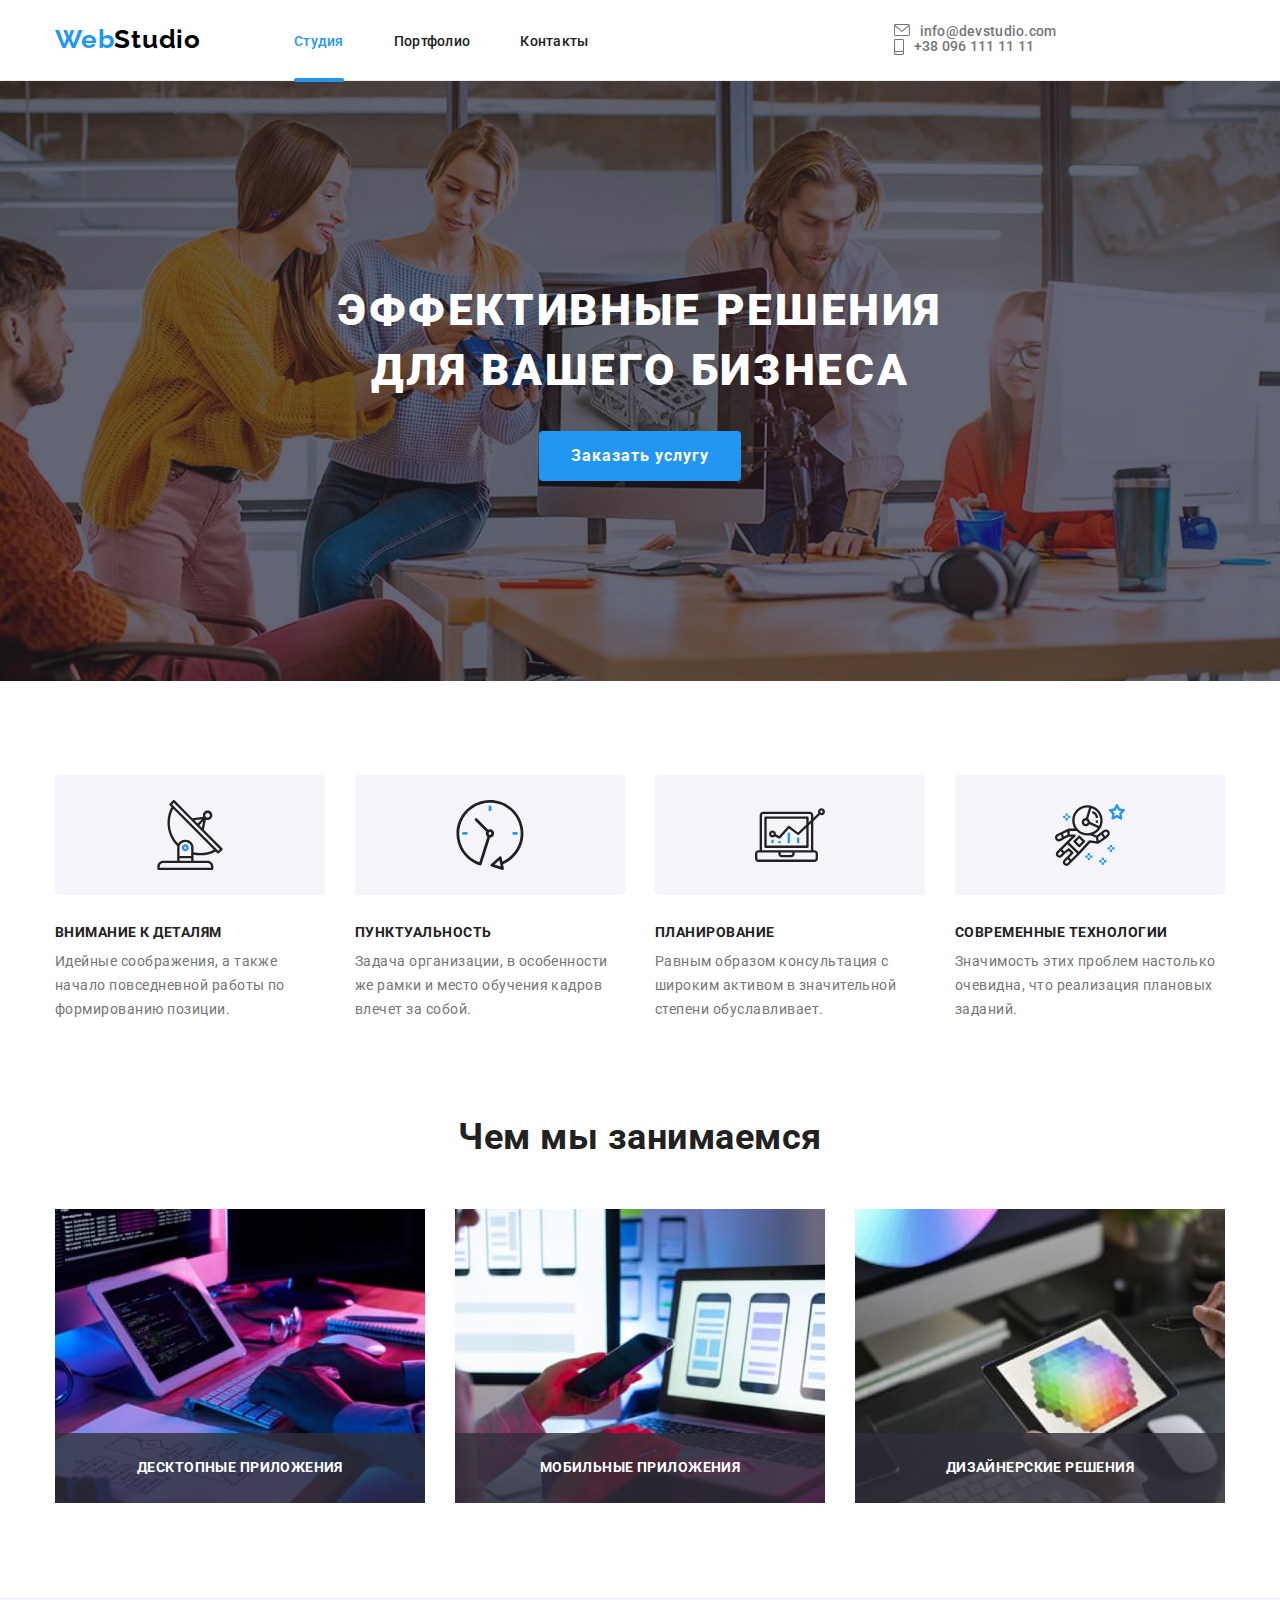
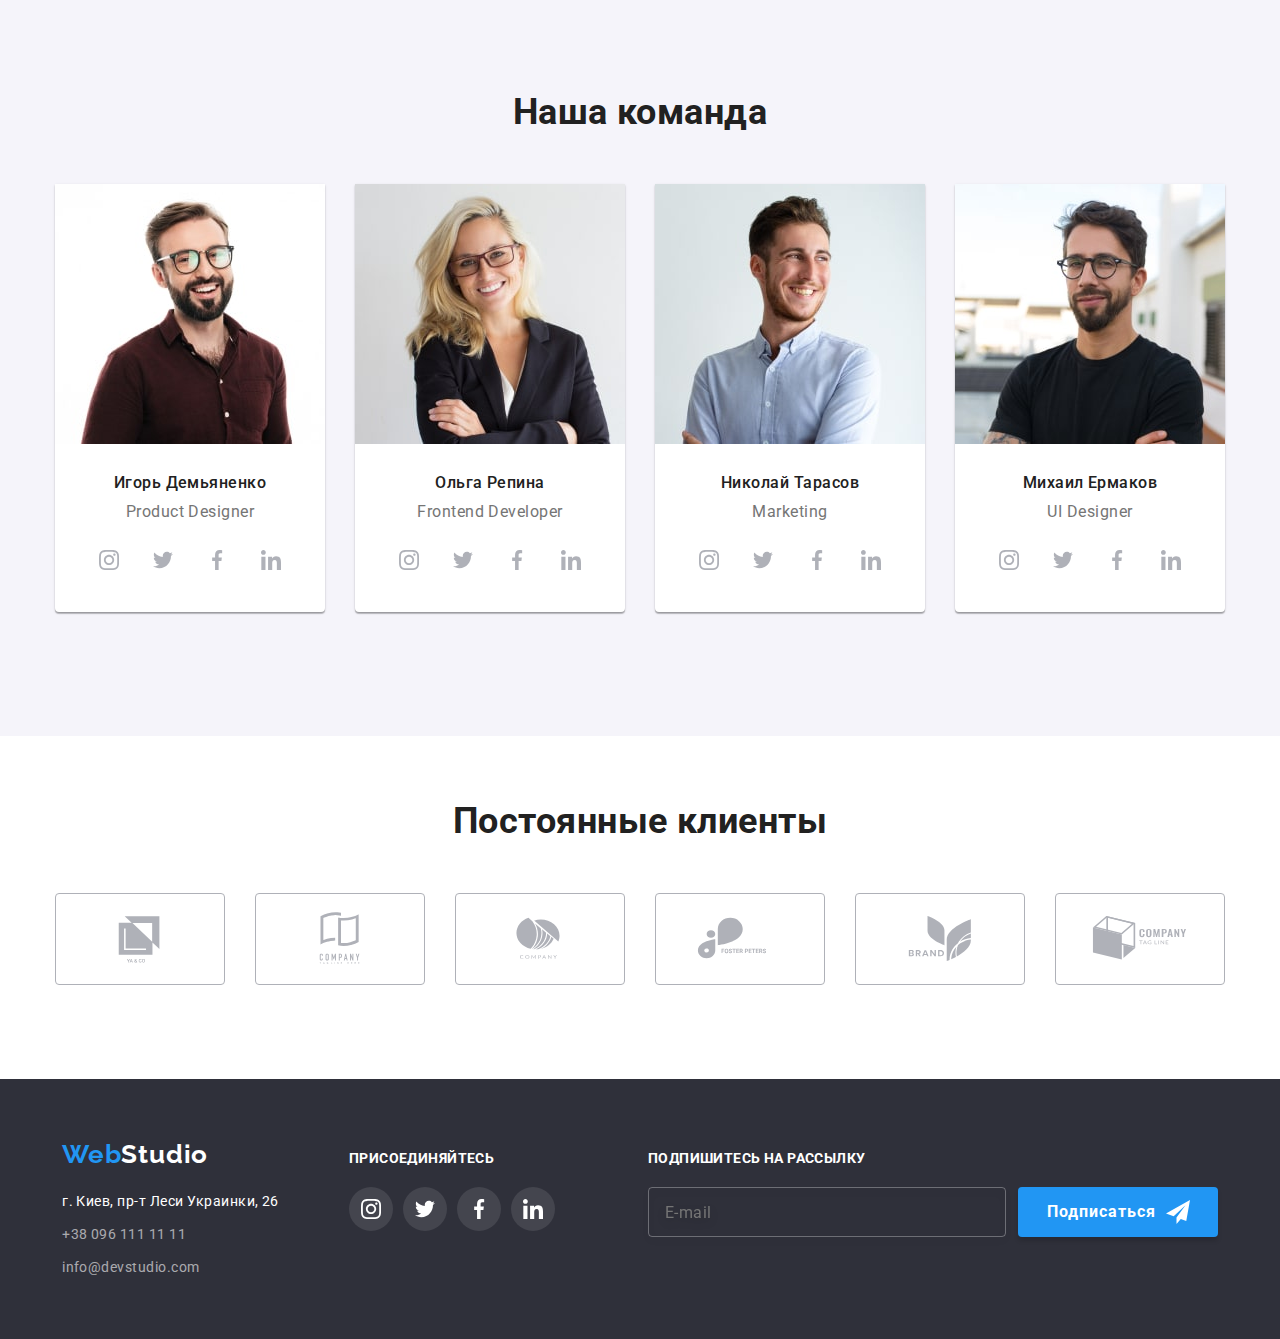
<file: index.html>
<!DOCTYPE html>
<html lang="ru">
  <head>
    <meta charset="UTF-8" />
    <meta http-equiv="X-UA-Compatible" content="IE=edge" />
    <meta name="viewport" content="width=device-width, initial-scale=1.0" />
    <title>Document</title>
    <link rel="preconnect" href="https://fonts.googleapis.com" />
    <link rel="preconnect" href="https://fonts.gstatic.com" crossorigin />
    <link
      href="https://fonts.googleapis.com/css2?family=Raleway:wght@700&family=Roboto:wght@400;500;700;900&display=swap"
      rel="stylesheet"
    />
    <link rel="stylesheet" href="./css/modern-normalize.css" />
    <link rel="stylesheet" href="./css/main.min.css" />
  </head>
  <body>
    <header class="header">
      <div class="container header__container">
        <a href="./index.html" class="logo logo_blue header__logo"
          >Web<span class="logo logo_black">Studio</span></a
        >
        <button class="header__button" type="button" data-menu-open>
          <svg class="header__button__icon" width="40px" height="40px">
                <use href="./images/icons.svg#icon-menu"></use>
              </svg>
        </button>
        <div class="header__menu is-hidden" data-menu>
          <button type="button" class="menu-close" data-menu-close><svg class=".icon-menu-close" width="40" height="40">
                            <use href="./images/icons.svg#icon-close-mobile"></use>
                        </svg></button>
<ul class="header__menu__list">
  <li class="header__menu__item"><a class="header__menu__link header__menu__link_current" href="./index.html">Студия</a></li>
  <li class="header__menu__item"><a class="header__menu__link" href="./portfolio.html">Портфолио</a></li>
  <li class="header__menu__item"><a class="header__menu__link" href="">Контакты</a></li>
</ul>
<ul class="header__menu__contacts">
  <li class="menu__contacts__list">
            <a href="tel:+380961111111" class="menu__contacts__phone"
              >
              +38 096 111 11 11
            </a>
          </li>
          <li class="menu__contacts__list">
            <a href="mailto:info@devstudio.com" class="menu__contacts__mail"
              >
              info@devstudio.com
            </a>
          </li>
                  </ul>
                  <ul class="header__menu__sotials">
                    <li class="header__menu__sotials__item"><a class="header__menu__sotials__link" href=""></a>Instagram</li>
                    <li class="header__menu__sotials__item"><a class="header__menu__sotials__link" href=""></a>Twitter</li>
                    <li class="header__menu__sotials__item"><a class="header__menu__sotials__link" href=""></a>Facebook</li>
                    <li class="header__menu__sotials__item"><a class="header__menu__sotials__link" href=""></a>LinkedIn</li>
                  </ul>
        </div>
        <nav>
          <ul class="navigation">
            <li class="navigation__list">
              <a href="/" class="navigation__item navigation__item_current">Студия</a>
            </li>
            <li class="navigation__list">
              <a href="./portfolio.html" class="navigation__item">Портфолио</a>
            </li>
            <li class="navigation__list">
              <a href="" class="navigation__item">Контакты</a>
            </li>
          </ul>
        </nav>
        <ul class="contacts header__contacts">
          <li class="contacts__list">
            <a href="mailto:info@devstudio.com" class="contacts__link"
              ><svg class="contacts__icon" width="16px" height="12px">
                <use href="./images/icons.svg#icon-mail"></use>
              </svg>
              info@devstudio.com
            </a>
          </li>
          <li class="contacts__list">
            <a href="tel:+380961111111" class="contacts__link"
              ><svg class="contacts__icon" width="10px" height="16px">
                <use href="./images/icons.svg#icon-phone"></use>
              </svg>
              +38 096 111 11 11
            </a>
          </li>
        </ul>
      </div>
    </header>
    <main>
      <section class="hero hero_centering">
        <div class="hero__wrap">
          <h1 class="hero__header">Эффективные решения для вашего бизнеса</h1>
          <button type="button" class="hero__button" data-modal-open>
            Заказать услугу
          </button>
        </div>
      </section>

      <section class="section">
        <div class="container">
          <h2 class="visually-hidden">Преимущества</h2>
          <ul class="benefits-lists">
            <li class="benefits-item">
              <div class="benefits-icon-container">
                <svg class="benefits-icon" width="70px" height="70px">
                  <use href="./images/icons.svg#icon-antenna"></use>
                </svg>
              </div>
              <h3 class="benefits-title">Внимание к деталям</h3>
              <p class="benefits-descriptions">
                Идейные соображения, а также начало повседневной работы по
                формированию позиции.
              </p>
            </li>
            <li class="benefits-item">
              <div class="benefits-icon-container">
                <svg class="benefits-icon" width="70px" height="70px">
                  <use href="./images/icons.svg#icon-clock"></use>
                </svg>
              </div>
              <h3 class="benefits-title">Пунктуальность</h3>
              <p class="benefits-descriptions">
                Задача организации, в особенности же рамки и место обучения
                кадров влечет за собой.
              </p>
            </li>
            <li class="benefits-item">
              <div class="benefits-icon-container">
                <svg class="benefits-icon" width="70px" height="70px">
                  <use href="./images/icons.svg#icon-diagram"></use>
                </svg>
              </div>
              <h3 class="benefits-title">Планирование</h3>
              <p class="benefits-descriptions">
                Равным образом консультация с широким активом в значительной
                степени обуславливает.
              </p>
            </li>
            <li class="benefits-item">
              <div class="benefits-icon-container">
                <svg class="benefits-icon" width="70px" height="70px">
                  <use href="./images/icons.svg#icon-astronaut"></use>
                </svg>
              </div>
              <h3 class="benefits-title">Современные технологии</h3>
              <p class="benefits-descriptions">
                Значимость этих проблем настолько очевидна, что реализация
                плановых заданий.
              </p>
            </li>
          </ul>
        </div>
      </section>
      <section class="example">
        <div class="container">
          <h2 class="title">Чем мы занимаемся</h2>
          <ul class="example-lists">
            <li class="example-item">
              <img
                src="images/what-we-do-1.jpg"
                alt="Мужчина набирает код на клавиатуре. Перед ним на столе лежит листок с алгоритмом."
                width="370"
                height="294"
              />
              <p class="example-dscrptn">Десктопные приложения</p>
            </li>
            <li class="example-item">
              <img
                src="images/what-we-do-2.jpg"
                alt="Человек держит в руках мобильный телефон. Перед ним откры ноутбукс с вариантами разных макетов на экранах телефонов."
                width="370"
                height="294"
              />
              <p class="example-dscrptn">Мобильные приложения</p>
            </li>
            <li class="example-item">
              <img
                src="images/what-we-do-3.jpg"
                alt="Женщина держит в руках планшет с гексагональной цветовой схемой."
                width="370"
                height="294"
              />
              <p class="example-dscrptn">Дизайнерские решения</p>
            </li>
          </ul>
        </div>
      </section>
      <section class="team team-bg">
        <div class="container">
          <h2 class="title">Наша команда</h2>
          <ul class="team-lists">
            <li class="team-item">
              <picture>
   <source
  srcset="
    ./images/team/ihor-desktop-1x.jpg 1x,
   ./images/team/ihor-desktop-2x.jpg 2x
 "
    media="(min-width: 1200px)"
   />
  <source
   srcset="
   ./images/team/ihor-tablet-1x.jpg 1x,
   ./images/team/ihor-tablet-2x.jpg 2x
   "
    media="(min-width: 768px)"
  />
  <source
    srcset="
   
   ./images/team/ihor-mob-1x.jpg  1x,
   ./images/team/ihor-mob-2x.jpg 2x
   "
    media="(min-width: 320px)"
    />
     <img
                src="./images/team/ihor-desktop-1x.jpg"
                alt="Фотография Игоря"
                              />
    </picture>
              <div class="team-description">
                <h3 class="team-name">Игорь Демьяненко</h3>
                <p lang="en" class="team-profession">Product Designer</p>
                <ul class="social-icons-list">
                  <li>
                    <a href="" class="social-icons-link">
                      <svg class="social-icons" width="20px" height="20px">
                        <use
                          href="./images/icons.svg#icon-instagram"
                        ></use></svg
                    ></a>
                  </li>
                  <li>
                    <a href="" class="social-icons-link">
                      <svg class="social-icons" width="20px" height="20px">
                        <use href="./images/icons.svg#icon-twitter"></use></svg
                    ></a>
                  </li>
                  <li>
                    <a href="" class="social-icons-link">
                      <svg class="social-icons" width="20px" height="20px">
                        <use href="./images/icons.svg#icon-facebook"></use></svg
                    ></a>
                  </li>
                  <li>
                    <a href="" class="social-icons-link">
                      <svg class="social-icons" width="20px" height="20px">
                        <use href="./images/icons.svg#icon-linkedin"></use></svg
                    ></a>
                  </li>
                </ul>
              </div>
            </li>
            <li class="team-item">
              <picture>
   <source
  srcset="
    ./images/team/olha-desktop-1x.jpg 1x,
   ./images/team/olha-desktop-2x.jpg 2x
 "
    media="(min-width: 1200px)"
   />
  <source
   srcset="
   ./images/team/olha-tablet-1x.jpg 1x,
   ./images/team/olha-tablet-2x.jpg 2x
   "
    media="(min-width: 768px)"
  />
  <source
    srcset="
   
   ./images/team/olha-mob-1x.jpg  1x,
   ./images/team/olha-mob-2x.jpg 2x
   "
    media="(min-width: 320px)"
    />
     <img
                src="./images/team/olha-desktop-1x.jpg"
                alt="Фотография Игоря"
                             />
    </picture>
              <div class="team-description">
                <h3 class="team-name">Ольга Репина</h3>
                <p lang="en" class="team-profession">Frontend Developer</p>
                <ul class="social-icons-list">
                  <li>
                    <a href="" class="social-icons-link">
                      <svg class="social-icons" width="20px" height="20px">
                        <use
                          href="./images/icons.svg#icon-instagram"
                        ></use></svg
                    ></a>
                  </li>
                  <li>
                    <a href="" class="social-icons-link">
                      <svg class="social-icons" width="20px" height="20px">
                        <use href="./images/icons.svg#icon-twitter"></use></svg
                    ></a>
                  </li>
                  <li>
                    <a href="" class="social-icons-link">
                      <svg class="social-icons" width="20px" height="20px">
                        <use href="./images/icons.svg#icon-facebook"></use></svg
                    ></a>
                  </li>
                  <li>
                    <a href="" class="social-icons-link">
                      <svg class="social-icons" width="20px" height="20px">
                        <use href="./images/icons.svg#icon-linkedin"></use></svg
                    ></a>
                  </li>
                </ul>
              </div>
            </li>
            <li class="team-item">
              <picture>
   <source
  srcset="
    ./images/team/mykolai-desktop-1x.jpg 1x,
   ./images/team/mykolai-desktop-2x.jpg 2x
 "
    media="(min-width: 1200px)"
   />
  <source
   srcset="
   ./images/team/mykolai-tablet-1x.jpg 1x,
   ./images/team/mykolai-tablet-2x.jpg 2x
   "
    media="(min-width: 768px)"
  />
  <source
    srcset="
   
   ./images/team/mykolai-mob-1x.jpg  1x,
   ./images/team/mykolai-mob-2x.jpg 2x
   "
    media="(min-width: 320px)"
    />
     <img
                src="./images/team/mykolai-desktop-1x.jpg"
                alt="Фотография Игоря"
                              />
    </picture>
              <div class="team-description">
                <h3 class="team-name">Николай Тарасов</h3>
                <p lang="en" class="team-profession">Marketing</p>
                <ul class="social-icons-list">
                  <li>
                    <a href="" class="social-icons-link">
                      <svg class="social-icons" width="20px" height="20px">
                        <use
                          href="./images/icons.svg#icon-instagram"
                        ></use></svg
                    ></a>
                  </li>
                  <li>
                    <a href="" class="social-icons-link">
                      <svg class="social-icons" width="20px" height="20px">
                        <use href="./images/icons.svg#icon-twitter"></use></svg
                    ></a>
                  </li>
                  <li>
                    <a href="" class="social-icons-link">
                      <svg class="social-icons" width="20px" height="20px">
                        <use href="./images/icons.svg#icon-facebook"></use></svg
                    ></a>
                  </li>
                  <li>
                    <a href="" class="social-icons-link">
                      <svg class="social-icons" width="20px" height="20px">
                        <use href="./images/icons.svg#icon-linkedin"></use></svg
                    ></a>
                  </li>
                </ul>
              </div>
            </li>
            <li class="team-item">
              <picture>
   <source
  srcset="
    ./images/team/mykhailo-desktop-1x.jpg 1x,
   ./images/team/mykhailo-desktop-2x.jpg 2x
 "
    media="(min-width: 1200px)"
   />
  <source
   srcset="
   ./images/team/mykhailo-tablet-1x.jpg 1x,
   ./images/team/mykhailo-tablet-2x.jpg 2x
   "
    media="(min-width: 768px)"
  />
  <source
    srcset="
   
   ./images/team/mykhailo-mob-1x.jpg  1x,
   ./images/team/mykhailo-mob-2x.jpg 2x
   "
    media="(min-width: 320px)"
    />
     <img
                src="./images/team/mykhailo-desktop-1x.jpg"
                alt="Фотография Игоря"
                          />
    </picture>
              <div class="team-description">
                <h3 class="team-name">Михаил Ермаков</h3>
                <p lang="en" class="team-profession">UI Designer</p>
                <ul class="social-icons-list">
                  <li>
                    <a href="" class="social-icons-link">
                      <svg class="social-icons" width="20px" height="20px">
                        <use
                          href="./images/icons.svg#icon-instagram"
                        ></use></svg
                    ></a>
                  </li>
                  <li>
                    <a href="" class="social-icons-link">
                      <svg class="social-icons" width="20px" height="20px">
                        <use href="./images/icons.svg#icon-twitter"></use></svg
                    ></a>
                  </li>
                  <li>
                    <a href="" class="social-icons-link">
                      <svg class="social-icons" width="20px" height="20px">
                        <use href="./images/icons.svg#icon-facebook"></use></svg
                    ></a>
                  </li>
                  <li>
                    <a href="" class="social-icons-link">
                      <svg class="social-icons" width="20px" height="20px">
                        <use href="./images/icons.svg#icon-linkedin"></use></svg
                    ></a>
                  </li>
                </ul>
              </div>
            </li>
          </ul>
        </div>
      </section>
      <section class="section">
        <div class="container clients">
          <h2 class="title">Постоянные клиенты</h2>
          <ul class="client-list">
            <li class="client-item">
              <a class="client-icons-link" href="">
                <svg class="client-icons" width="106" height="60">
                  <use href="./images/icons.svg#icon-client-1"></use>
                </svg>
              </a>
            </li>
            <li class="client-item">
              <a class="client-icons-link" href="">
                <svg class="client-icons" width="106" height="60">
                  <use href="./images/icons.svg#icon-client-2"></use>
                </svg>
              </a>
            </li>
            <li class="client-item">
              <a class="client-icons-link" href="">
                <svg class="client-icons" width="106" height="60">
                  <use href="./images/icons.svg#icon-client-3"></use>
                </svg>
              </a>
            </li>
            <li class="client-item">
              <a class="client-icons-link" href="">
                <svg class="client-icons" width="106" height="60">
                  <use href="./images/icons.svg#icon-client-4"></use>
                </svg>
              </a>
            </li>
            <li class="client-item">
              <a class="client-icons-link" href="">
                <svg class="client-icons" width="106" height="60">
                  <use href="./images/icons.svg#icon-client-5"></use>
                </svg>
              </a>
            </li>
            <li class="client-item">
              <a class="client-icons-link" href="">
                <svg class="client-icons" width="106" height="60">
                  <use href="./images/icons.svg#icon-client-6"></use>
                </svg>
              </a>
            </li>
          </ul>
        </div>
      </section>
    </main>

    <footer class="footer footer-bg">
      <div class="container">
        <div class="footer-adress-container">
          <a href="./index.html" class="logo logo_blue"
            >Web<span class="logo logo_white">Studio</span></a
          >
          <address class="footer-adress">
            г. Киев, пр-т Леси Украинки, 26
          </address>
          <ul>
            <li class="footer-list">
              <a href="tel:+380961111111" class="footer-contacts"
                >+38 096 111 11 11</a
              >
            </li>
            <li class="footer-list">
              <a href="mailto:info@devstudio.com" class="footer-contacts"
                >info@devstudio.com</a
              >
            </li>
          </ul>
        </div>
        <div class="footer-socials">
          <p class="footer-call">присоединяйтесь</p>
          <ul class="footer-social-icons-list">
            <li>
              <a href="" class="footer-social-icons-link">
                <svg class="footer-social-icons" width="20px" height="20px">
                  <use href="./images/icons.svg#icon-instagram"></use></svg
              ></a>
            </li>
            <li>
              <a href="" class="footer-social-icons-link">
                <svg class="footer-social-icons" width="20px" height="20px">
                  <use href="./images/icons.svg#icon-twitter"></use></svg
              ></a>
            </li>
            <li>
              <a href="" class="footer-social-icons-link">
                <svg class="footer-social-icons" width="20px" height="20px">
                  <use href="./images/icons.svg#icon-facebook"></use></svg
              ></a>
            </li>
            <li>
              <a href="" class="footer-social-icons-link">
                <svg class="footer-social-icons" width="20px" height="20px">
                  <use href="./images/icons.svg#icon-linkedin"></use></svg
              ></a>
            </li>
          </ul>
        </div>
        <div class="footer-socials">
          <p class="footer-call">Подпишитесь на рассылку</p>
          <div class="maling-wrap">
            <label for="user-email-mailing"></label>
            <input
              class="footer-input"
              type="email"
              name="user-email-mailing"
              id="user-email-mailing"
              placeholder="E-mail"
            />
            <button class="footer-btn" type="submit">
              Подписаться
              <svg class="mailing-icon" width="24px" height="24px">
                <use href="./images/icons.svg#icon-mailing"></use>
              </svg>
            </button>
          </div>
        </div>
      </div>
    </footer>
    <!--Modal window-->
    <div class="modal-backdrop is-hidden" data-modal>
      <div class="modal-window">
        <button type="button" class="close-btn" data-modal-close>
          <svg class="close-btn-icon" width="18px" height="18px">
            <use href="./images/icons.svg#icon-close-black"></use>
          </svg>
        </button>
        <p class="modal-title">Оставьте свои данные, мы вам перезвоним</p>
        <div class="modal-forms-container">
          <label class="form-label" for="user-name">Имя</label>
          <span class="input-wrap">
            <input
              class="modal-input"
              type="text"
              name="user-name"
              id="user-name"
            />
            <svg class="form-icon" width="18px" height="18px">
              <use href="./images/icons.svg#icon-person-form"></use>
            </svg>
          </span>
          <label class="form-label" for="user-tel">Телефон</label>
          <span class="input-wrap">
            <input
              class="modal-input"
              type="tel"
              name="user-tel"
              id="user-tel"
            />
            <svg class="form-icon" width="18px" height="18px">
              <use href="./images/icons.svg#icon-phone-form"></use>
            </svg>
          </span>
          <label class="form-label" for="user-email">Почта</label>
          <span class="input-wrap">
            <input
              class="modal-input"
              type="email"
              name="user-email"
              id="user-email"
            />
            <svg class="form-icon" width="18px" height="18px">
              <use href="./images/icons.svg#icon-email-form"></use>
            </svg>
          </span>
          <div class="modal-field">
            <label class="form-label" for="user-comment">Комментарий</label>
            <textarea
              class="modal-text"
              name="user-comment"
              id="user-comment"
              placeholder="Введите текст"
            ></textarea>
          </div>
          <div class="checkbox-field">
            <label for="input-check" class="check-text">
              <span class="chekbox-wrap">
                <input
                  type="checkbox"
                  class="input-check visually-hidden"
                  id="input-check"
                  value="yes"
                  name="policy"
                />
                <svg class="input-icon-checkbox" width="16" height="15">
                  <use href="./images/icons.svg#icon-chekbox"></use>
                </svg>
                <svg class="input-icon-check" width="11" height="8">
                  <use href="./images/icons.svg#icon-confermed"></use>
                </svg>
              </span>
              Соглашаюсь с рассылкой и принимаю&nbsp;<a
                href=""
                class="check-link"
                >Условия договора</a
              ></label
            >
          </div>
          <button class="submit-button" type="submit">Отправить</button>
        </div>
      </div>
      <!--hhb-->
    </div>
    <script src="./js/modal.js"></script>
    <script src="./js/menu.js"></script>
  </body>
</html>
</file>
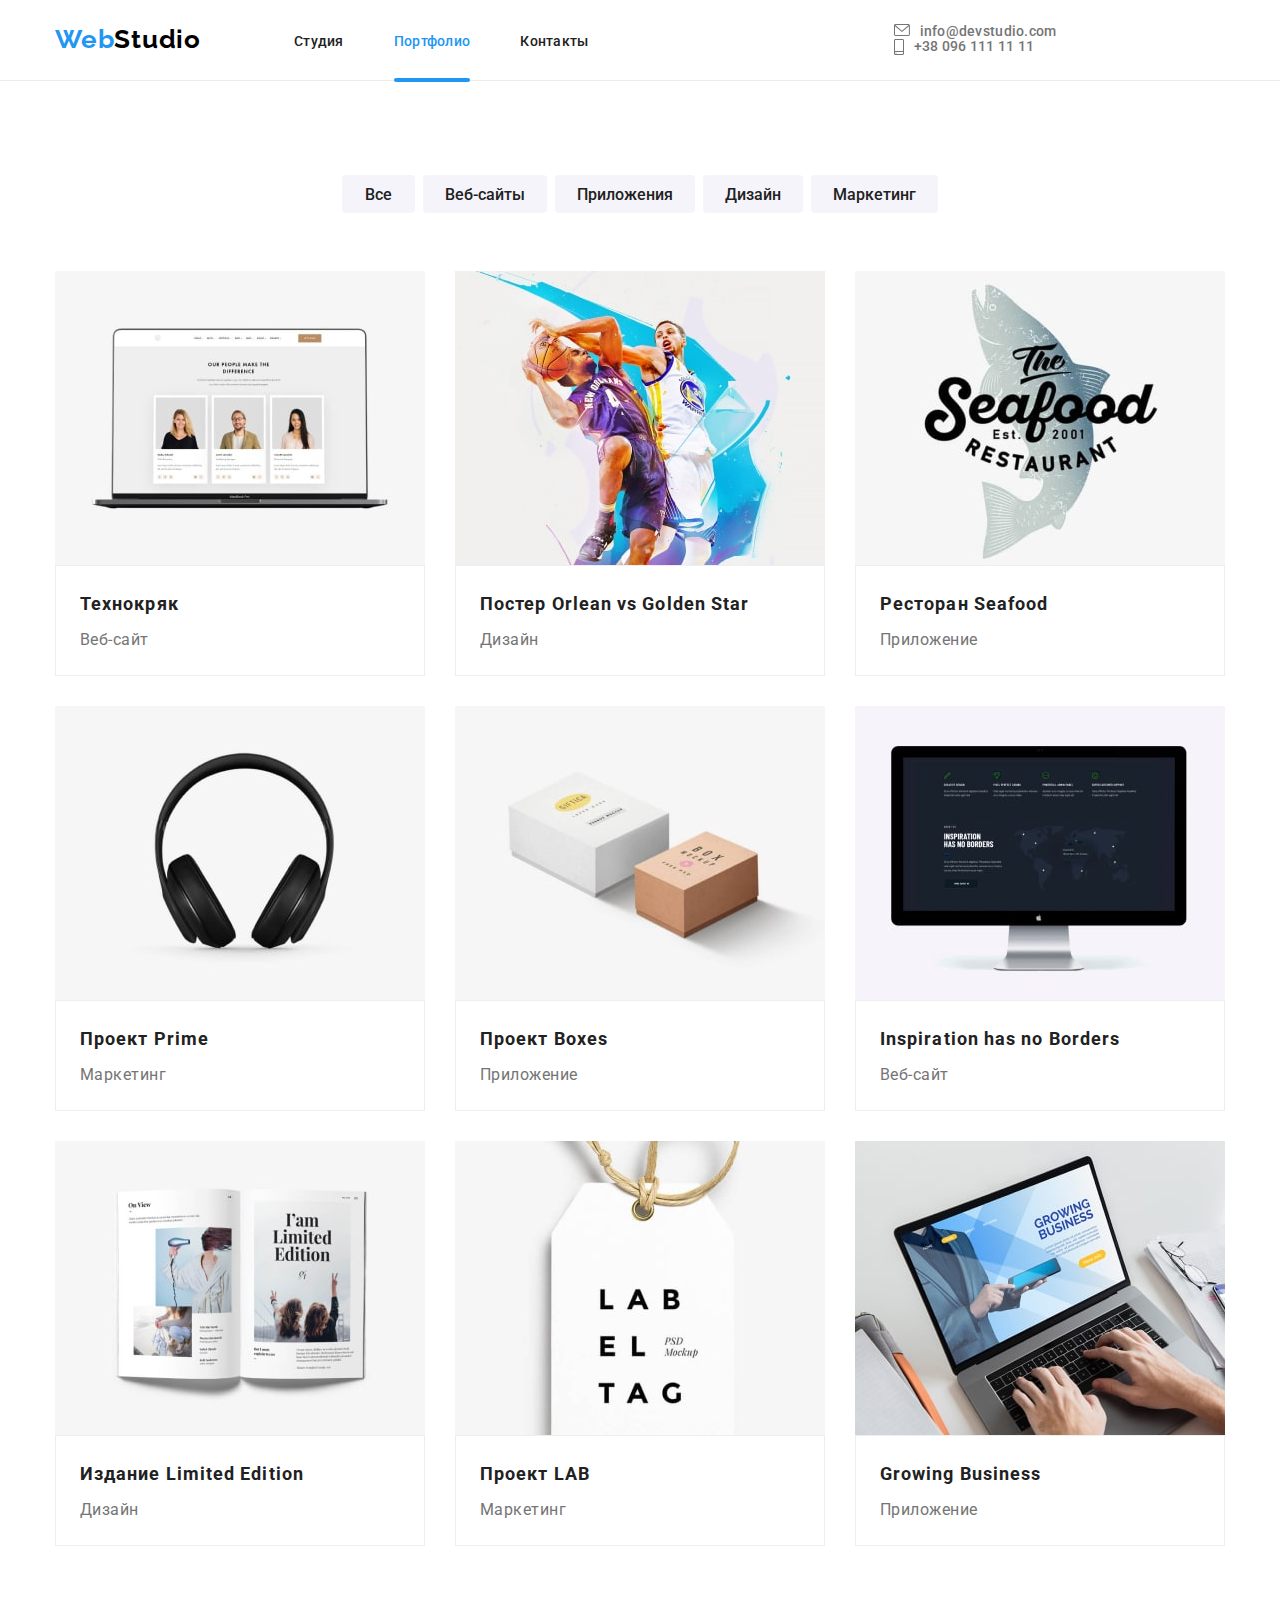
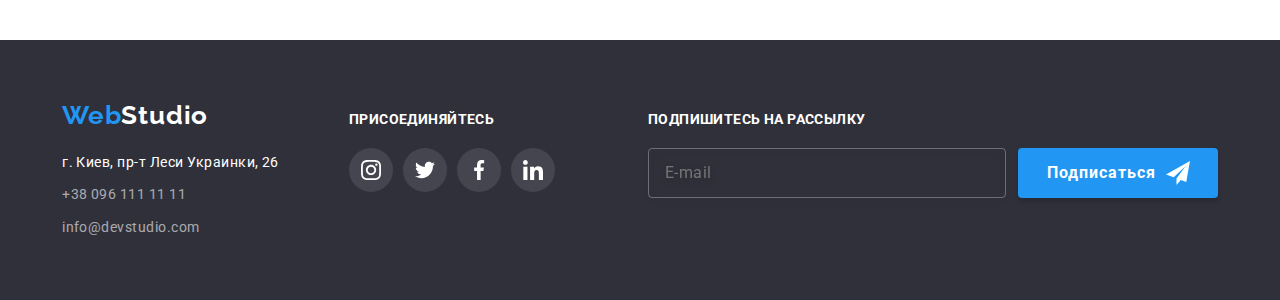
<file: portfolio.html>
<!DOCTYPE html>
<html lang="ru">
  <head>
    <meta charset="UTF-8" />
    <meta http-equiv="X-UA-Compatible" content="IE=edge" />
    <meta name="viewport" content="width=device-width, initial-scale=1.0" />
    <title>Document</title>
    <link rel="preconnect" href="https://fonts.googleapis.com" />
    <link rel="preconnect" href="https://fonts.gstatic.com" crossorigin />
    <link
      href="https://fonts.googleapis.com/css2?family=Raleway:wght@700&family=Roboto:wght@400;500;700;900&display=swap"
      rel="stylesheet"
    />
    <link rel="stylesheet" href="./css/modern-normalize.css" />
    <link rel="stylesheet" href="./css/styles.css" />
    <link rel="stylesheet" href="./css/main.min.css" />
  </head>

  <body>
<header class="header">
      <div class="container header__container">
        <a href="./index.html" class="logo logo_blue header__logo"
          >Web<span class="logo logo_black">Studio</span></a
        >
        <button class="header__button" type="button" data-menu-open>
          <svg class="header__button__icon" width="40px" height="40px">
                <use href="./images/icons.svg#icon-menu"></use>
              </svg>
        </button>
        <div class="header__menu is-hidden" data-menu>
          <button type="button" class="menu-close" data-menu-close><svg class=".icon-menu-close" width="40" height="40">
                            <use href="./images/icons.svg#icon-close-mobile"></use>
                        </svg></button>
<ul class="header__menu__list">
  <li class="header__menu__item"><a class="header__menu__link" href="./index.html">Студия</a></li>
  <li class="header__menu__item"><a class="header__menu__link header__menu__link_current" href="./portfolio.html">Портфолио</a></li>
  <li class="header__menu__item"><a class="header__menu__link" href="">Контакты</a></li>
</ul>
<ul class="header__menu__contacts">
  <li class="menu__contacts__list">
            <a href="tel:+380961111111" class="menu__contacts__phone"
              >
              +38 096 111 11 11
            </a>
          </li>
          <li class="menu__contacts__list">
            <a href="mailto:info@devstudio.com" class="menu__contacts__mail"
              >
              info@devstudio.com
            </a>
          </li>
                  </ul>
                  <ul class="header__menu__sotials">
                    <li class="header__menu__sotials__item"><a class="header__menu__sotials__link" href=""></a>Instagram</li>
                    <li class="header__menu__sotials__item"><a class="header__menu__sotials__link" href=""></a>Twitter</li>
                    <li class="header__menu__sotials__item"><a class="header__menu__sotials__link" href=""></a>Facebook</li>
                    <li class="header__menu__sotials__item"><a class="header__menu__sotials__link" href=""></a>LinkedIn</li>
                  </ul>
        </div>
        <nav>
          <ul class="navigation">
            <li class="navigation__list">
              <a href="./index.html" class="navigation__item">Студия</a>
            </li>
            <li class="navigation__list">
              <a href="./portfolio.html" class="navigation__item navigation__item_current">Портфолио</a>
            </li>
            <li class="navigation__list">
              <a href="" class="navigation__item">Контакты</a>
            </li>
          </ul>
        </nav>
        <ul class="contacts header__contacts">
          <li class="contacts__list">
            <a href="mailto:info@devstudio.com" class="contacts__link"
              ><svg class="contacts__icon" width="16px" height="12px">
                <use href="./images/icons.svg#icon-mail"></use>
              </svg>
              info@devstudio.com
            </a>
          </li>
          <li class="contacts__list">
            <a href="tel:+380961111111" class="contacts__link"
              ><svg class="contacts__icon" width="10px" height="16px">
                <use href="./images/icons.svg#icon-phone"></use>
              </svg>
              +38 096 111 11 11
            </a>
          </li>
        </ul>
      </div>
    </header>
    <main>
      <section class="section">
        <div class="container">
          <h1 class="visually-hidden">Примеры работ</h1>
          <ul class="filters-lists">
            <li class="filters-item">
              <button type="button" class="filters">Все</button>
            </li>
            <li class="filters-item">
              <button type="button" class="filters">Веб-сайты</button>
            </li>
            <li class="filters-item">
              <button type="button" class="filters">Приложения</button>
            </li>
            <li class="filters-item">
              <button type="button" class="filters">Дизайн</button>
            </li>
            <li class="filters-item">
              <button type="button" class="filters">Маркетинг</button>
            </li>
          </ul>
          <ul class="sample">
            <li class="sample__item">
              <a href="" class="sample__link">
                <div class="sample__overlay_hide">
                  <picture>
                                    <source srcset="./images/portfolio/img1-desktop-1x.jpg 1x, 
                                                    ./images/portfolio/img1-desktop-2x.jpg 2x" 
                                            media="(min-width: 1200px)">
                                    <source srcset="./images/portfolio/img1-tablet-1x.jpg 1x, 
                                                    ./images/portfolio/img1-tablet-2x.jpg 2x" 
                                            media="(min-width: 768px)">
                                    <source srcset="./images/portfolio/img1-mob-1x.jpg 1x, 
                                                    ./images/portfolio/img1-mob-2x.jpg 2x"
                                            media="(min-width: 320px)">
                                    <img class="img" src="./images/portfolio/img1-mob-1x.jpg" alt="Экран ноутбука" width="450">
                                </picture>
                  <p class="sample__overlay">
                    Технокряк это современная площадка распространения
                    коронавируса. Компании используют эту платформу для
                    цифрового шпионажа и атак на защищённые сервера конкурентов.
                  </p>
                </div>
                <div class="sample__caption">
                  <h2 class="sample__title">Технокряк</h2>
                  <p class="sample__descriptions">Веб-сайт</p>
                </div>
              </a>
            </li>
            <li class="sample__item">
              <a href="" class="sample__link">
                <div class="sample__overlay_hide">
                  <picture>
                                    <source srcset="./images/portfolio/img2-desktop-1x.jpg 1x, 
                                                    ./images/portfolio/img2-desktop-2x.jpg 2x" 
                                            media="(min-width: 1200px)">
                                    <source srcset="./images/portfolio/img2-tablet-1x.jpg 1x, 
                                                    ./images/portfolio/img2-tablet-2x.jpg 2x"
                                            media="(min-width: 768px)">
                                    <source srcset="./images/portfolio/img2-mob-1x.jpg 1x, 
                                                    ./images/portfolio/img2-mob-2x.jpg 2x" 
                                            media="(min-width: 320px)">
                                    <img class="img" src="./images/portfolio/img2-mob-1x.jpg" alt="Баскетболисты" width="450">
                                </picture>
                  <p class="sample__overlay">
                    Технокряк это современная площадка распространения
                    коронавируса. Компании используют эту платформу для
                    цифрового шпионажа и атак на защищённые сервера конкурентов.
                  </p>
                </div>
                <div class="sample__caption">
                  <h2 class="sample__title">
                    Постер <span lang="en"> Orlean vs Golden Star</span>
                  </h2>
                  <p class="sample__descriptions">Дизайн</p>
                </div></a
              >
            </li>
            <li class="sample__item">
              <a href="" class="sample__link">
                <div class="sample__overlay_hide">
                  <picture>
                                    <source srcset="./images/portfolio/img3-desktop-1x.jpg 1x, 
                                                    ./images/portfolio/img3-desktop-2x.jpg 2x" 
                                            media="(min-width: 1200px)">
                                    <source srcset="./images/portfolio/img3-tablet-1x.jpg 1x, 
                                                    ./images/portfolio/img3-tablet-2x.jpg 2x"
                                            media="(min-width: 768px)">
                                    <source srcset="./images/portfolio/img3-mob-1x.jpg 1x, 
                                                    ./images/portfolio/img3-mob-2x.jpg 2x" 
                                            media="(min-width: 320px)">
                                    <img class="img" src="./images/portfolio/img3-mob-1x.jpg" alt="Логотип ресторана" width="450">
                                </picture>
                  <p class="sample__overlay">
                    Технокряк это современная площадка распространения
                    коронавируса. Компании используют эту платформу для
                    цифрового шпионажа и атак на защищённые сервера конкурентов.
                  </p>
                </div>
                <div class="sample__caption">
                  <h2 class="sample__title">
                    Ресторан <span lang="en">Seafood</span>
                  </h2>
                  <p class="sample__descriptions">Приложение</p>
                </div></a
              >
            </li>
            <li class="sample__item">
              <a href="" class="sample__link">
                <div class="sample__overlay_hide">
                  <picture>
                                    <source srcset="./images/portfolio/img4-desktop-1x.jpg 1x, 
                                                    ./images/portfolio/img4-desktop-2x.jpg 2x" 
                                            media="(min-width: 1200px)">
                                    <source srcset="./images/portfolio/img4-tablet-1x.jpg 1x, 
                                                    ./images/portfolio/img4-tablet-2x.jpg 2x"
                                            media="(min-width: 768px)">
                                    <source srcset="./images/portfolio/img4-mob-1x.jpg 1x, 
                                                    ./images/portfolio/img4-mob-2x.jpg 2x" 
                                            media="(min-width: 320px)">
                                    <img class="img" src="./images/portfolio/img4-mob-1x" alt="Наушники" width="450">
                                </picture>
                  <p class="sample__overlay">
                    Технокряк это современная площадка распространения
                    коронавируса. Компании используют эту платформу для
                    цифрового шпионажа и атак на защищённые сервера конкурентов.
                  </p>
                </div>
                <div class="sample__caption">
                  <h2 class="sample__title">
                    Проект <span lang="en">Prime</span>
                  </h2>
                  <p class="sample__descriptions">Маркетинг</p>
                </div></a
              >
            </li>
            <li class="sample__item">
              <a href="" class="sample__link">
                <div class="sample__overlay_hide">
                   <picture>
                                    <source srcset="./images/portfolio/img5-desktop-1x.jpg 1x, 
                                                    ./images/portfolio/img5-desktop-2x.jpg 2x" 
                                            media="(min-width: 1200px)">
                                    <source srcset="./images/portfolio/img5-tablet-1x.jpg 1x, 
                                                    ./images/portfolio/img5-tablet-2x.jpg 2x"
                                            media="(min-width: 768px)">
                                    <source srcset="./images/portfolio/img5-mob-1x.jpg 1x, 
                                                    ./images/portfolio/img5-mob-2x.jpg 2x" 
                                            media="(min-width: 320px)">
                                    <img class="img" src="./images/portfolio/img5-mob-1x.jpg" alt="Коробки" width="450">
                                </picture>
                  <p class="sample__overlay">
                    Технокряк это современная площадка распространения
                    коронавируса. Компании используют эту платформу для
                    цифрового шпионажа и атак на защищённые сервера конкурентов.
                  </p>
                </div>
                <div class="sample__caption">
                  <h2 class="sample__title">
                    Проект <span lang="en">Boxes</span>
                  </h2>
                  <p class="sample__descriptions">Приложение</p>
                </div></a
              >
            </li>
            <li class="sample__item">
              <a href="" class="sample__link">
                <div class="sample__overlay_hide">
                  <picture>
                                    <source srcset="./images/portfolio/img6-desktop-1x.jpg 1x, 
                                                    ./images/portfolio/img6-desktop-2x.jpg 2x" 
                                            media="(min-width: 1200px)">
                                    <source srcset="./images/portfolio/img6-tablet-1x.jpg 1x, 
                                                    ./images/portfolio/img6-tablet-2x.jpg 2x"
                                            media="(min-width: 768px)">
                                    <source srcset="./images/portfolio/img6-mob-1x.jpg 1x, 
                                                    ./images/portfolio/img6-mob-2x.jpg 2x" 
                                            media="(min-width: 320px)">
                                    <img class="img" src="./images/portfolio/img6-mob-1x.jpg" alt="imac" width="450">
                                </picture>
                  <p class="sample__overlay">
                    Технокряк это современная площадка распространения
                    коронавируса. Компании используют эту платформу для
                    цифрового шпионажа и атак на защищённые сервера конкурентов.
                  </p>
                </div>
                <div class="sample__caption">
                  <h2 lang="en" class="sample__title">
                    Inspiration has no Borders
                  </h2>
                  <p class="sample__descriptions">Веб-сайт</p>
                </div></a
              >
            </li>
            <li class="sample__item">
              <a href="" class="sample__link">
                <div class="sample__overlay_hide">
                  <picture>
                                    <source srcset="./images/portfolio/img7-desktop-1x.jpg 1x, 
                                                    ./images/portfolio/img7-desktop-2x.jpg 2x" 
                                            media="(min-width: 1200px)">
                                    <source srcset="./images/portfolio/img7-tablet-1x.jpg 1x, 
                                                    ./images/portfolio/img7-tablet-2x.jpg 2x"
                                            media="(min-width: 768px)">
                                    <source srcset="./images/portfolio/img7-mob-1x.jpg 1x, 
                                                    ./images/portfolio/img7-mob-2x.jpg 2x" 
                                            media="(min-width: 320px)">
                                    <img class="img" src="./images/portfolio/img7-mob-1x" alt="Журнал" width="450">
                                </picture>
                  <p class="sample__overlay">
                    Технокряк это современная площадка распространения
                    коронавируса. Компании используют эту платформу для
                    цифрового шпионажа и атак на защищённые сервера конкурентов.
                  </p>
                </div>
                <div class="sample__caption">
                  <h2 class="sample__title">
                    Издание <span lang="en">Limited Edition</span>
                  </h2>
                  <p class="sample__descriptions">Дизайн</p>
                </div></a
              >
            </li>
            <li class="sample__item">
              <a href="" class="sample__link">
                <div class="sample__overlay_hide">
                  <picture>
                                    <source srcset="./images/portfolio/img8-desktop-1x.jpg 1x, 
                                                    ./images/portfolio/img8-desktop-2x.jpg 2x" 
                                            media="(min-width: 1200px)">
                                    <source srcset="./images/portfolio/img8-tablet-1x.jpg 1x, 
                                                    ./images/portfolio/img8-tablet-2x.jpg 2x"
                                            media="(min-width: 768px)">
                                    <source srcset="./images/portfolio/img8-mob-1x.jpg 1x, 
                                                    ./images/portfolio/img8-mob-2x.jpg 2x" 
                                            media="(min-width: 320px)">
                                    <img class="img" src="./images/portfolio/img8-mob-1x.jpg" alt="Бирка" width="450">
                                </picture>
                  <p class="sample__overlay">
                    Технокряк это современная площадка распространения
                    коронавируса. Компании используют эту платформу для
                    цифрового шпионажа и атак на защищённые сервера конкурентов.
                  </p>
                </div>
                <div class="sample__caption">
                  <h2 class="sample__title">
                    Проект <span lang="en"></span>LAB
                  </h2>
                  <p class="sample__descriptions">Маркетинг</p>
                </div></a
              >
            </li>
            <li class="sample__item">
              <a href="" class="sample__link">
                <div class="sample__overlay_hide">
                  <picture>
                                    <source srcset="./images/portfolio/img9-desktop-1x.jpg 1x, 
                                                    ./images/portfolio/img9-desktop-2x.jpg 2x" 
                                            media="(min-width: 1200px)">
                                    <source srcset="./images/portfolio/img9-tablet-1x.jpg 1x, 
                                                    ./images/portfolio/img9-tablet-2x.jpg 2x"
                                            media="(min-width: 768px)">
                                    <source srcset="./images/portfolio/img9-mob-1x.jpg 1x, 
                                                    ./images/portfolio/img9-mob-2x.jpg 2x" 
                                            media="(min-width: 320px)">
                                    <img class="img" src="./images/portfolio/img9-mob-1x.jpg" alt="Руки на ноутбуке" width="450">
                                </picture>
                  <p class="sample__overlay">
                    Технокряк это современная площадка распространения
                    коронавируса. Компании используют эту платформу для
                    цифрового шпионажа и атак на защищённые сервера конкурентов.
                  </p>
                </div>
                <div class="sample__caption">
                  <h2 lang="en" class="sample__title">Growing Business</h2>
                  <p class="sample__descriptions">Приложение</p>
                </div></a
              >
            </li>
          </ul>
        </div>
      </section>
    </main>
    <footer class="footer footer-bg">
      <div class="container">
        <div class="footer-adress-container">
          <a href="./index.html" class="logo logo_blue"
            >Web<span class="logo logo_white">Studio</span></a
          >
          <address class="footer-adress">
            г. Киев, пр-т Леси Украинки, 26
          </address>
          <ul>
            <li class="footer-list">
              <a href="tel:+380961111111" class="footer-contacts"
                >+38 096 111 11 11</a
              >
            </li>
            <li class="footer-list">
              <a href="mailto:info@devstudio.com" class="footer-contacts"
                >info@devstudio.com</a
              >
            </li>
          </ul>
        </div>
        <div class="footer-socials">
          <p class="footer-call">присоединяйтесь</p>
          <ul class="footer-social-icons-list">
            <li>
              <a href="" class="footer-social-icons-link">
                <svg class="footer-social-icons" width="20px" height="20px">
                  <use href="./images/icons.svg#icon-instagram"></use></svg
              ></a>
            </li>
            <li>
              <a href="" class="footer-social-icons-link">
                <svg class="footer-social-icons" width="20px" height="20px">
                  <use href="./images/icons.svg#icon-twitter"></use></svg
              ></a>
            </li>
            <li>
              <a href="" class="footer-social-icons-link">
                <svg class="footer-social-icons" width="20px" height="20px">
                  <use href="./images/icons.svg#icon-facebook"></use></svg
              ></a>
            </li>
            <li>
              <a href="" class="footer-social-icons-link">
                <svg class="footer-social-icons" width="20px" height="20px">
                  <use href="./images/icons.svg#icon-linkedin"></use></svg
              ></a>
            </li>
          </ul>
        </div>
        <div class="footer-socials">
          <p class="footer-call">Подпишитесь на рассылку</p>
          <div class="maling-wrap">
            <label for="user-email-mailing"></label>
            <input
              class="footer-input"
              type="email"
              name="user-email-mailing"
              id="user-email-mailing"
              placeholder="E-mail"
            />
            <button class="footer-btn" type="submit">
              Подписаться
              <svg class="mailing-icon" width="24px" height="24px">
                <use href="./images/icons.svg#icon-mailing"></use>
              </svg>
            </button>
          </div>
        </div>
      </div>
    </footer>
    <script src="./js/menu.js"></script>
  </body>
</html>
</file>
<file: css/styles.css>
/*
primary text color #757575
big header color and main bg #FFFFFF
small headers color #212121
accent color #2196F3
main bg color #FFFFFF
footer and main header bd color #2F303A
team bg color #F5F4FA
footer text color rgba(255, 255, 255, 0.6)
*/

/*Common stiles*/

/*:hover,
:focus - for animated element {
transition-property: ***;
transition-duration: 250ms;
transition-timing-function: cubic-bezier(0.4, 0, 0.2, 1);
}*/



/*header*/
/*main section*/
/*benefits*/


/*What we doing and team members*/


/*Clients*/


/* portfolio page */




/*footer*/



/*Modal window fow button Заказать услугу*/
</file>
<file: css/main.min.css>
/*! modern-normalize v1.1.0 | MIT License | https://github.com/sindresorhus/modern-normalize */*,::before,::after{box-sizing:border-box}html{line-height:1.15;-webkit-text-size-adjust:100%;-moz-tab-size:4;tab-size:4}body{margin:0;font-family:system-ui,-apple-system,"Segoe UI",Roboto,Helvetica,Arial,sans-serif,"Apple Color Emoji","Segoe UI Emoji"}hr{height:0;color:inherit}abbr[title]{text-decoration:underline dotted}b,strong{font-weight:bolder}code,kbd,samp,pre{font-family:ui-monospace, SFMono-Regular, Consolas, 'Liberation Mono', Menlo, monospace;font-size:1em}small{font-size:80%}sub,sup{font-size:75%;line-height:0;position:relative;vertical-align:baseline}sub{bottom:-0.25em}sup{top:-0.5em}table{text-indent:0;border-color:inherit}button,input,optgroup,select,textarea{font-family:inherit;font-size:100%;line-height:1.15;margin:0}button,select{text-transform:none}button,[type='button'],[type='reset'],[type='submit']{-webkit-appearance:button}::-moz-focus-inner{border-style:none;padding:0}:-moz-focusring{outline:1px dotted ButtonText}:-moz-ui-invalid{box-shadow:none}legend{padding:0}progress{vertical-align:baseline}::-webkit-inner-spin-button,::-webkit-outer-spin-button{height:auto}[type='search']{-webkit-appearance:textfield;outline-offset:-2px}::-webkit-search-decoration{-webkit-appearance:none}::-webkit-file-upload-button{-webkit-appearance:button;font:inherit}summary{display:list-item}:root{--primary-text-color: #757575;--big-header-color: #ffffff;--small-header-color: #212121;--logo-color: #000000;--accent-color: #2196f3;--footer-bg-color: #2f303a;--team-bg-color: #f5f4fa;--footer-text-color: rgba(255, 255, 255, 0.6)}body{background-color:var(--big-header-color);color:var(--primary-text-color);font-family:Roboto, Sans-serif;letter-spacing:0.03em}p,h1,h2,h3{margin:0}ul{margin:0;padding:0;padding-inline-start:0;list-style-type:none}img{display:block;max-width:100%;height:auto}.section{padding-top:60px;padding-bottom:60px}@media screen and (min-width: 1200px){.section{padding-top:94px;padding-bottom:94px}}.title{font-weight:700;font-size:28px;line-height:1.17;text-align:center;color:var(--small-header-color);margin-bottom:30px}@media screen and (min-width: 1200px){.title{font-size:36px;line-height:1.2;margin-bottom:50px}}.visually-hidden{position:absolute;clip:rect(0 0 0 0);width:1px;height:1px;margin:-1px}.container,.hero__wrap{width:100%;padding-right:15px;padding-left:15px;margin:0 auto}@media screen and (min-width: 480px){.container,.hero__wrap{max-width:480px}}@media screen and (min-width: 768px){.container,.hero__wrap{max-width:768px}}@media screen and (min-width: 1200px){.container,.hero__wrap{max-width:1200px}}.header{border-bottom:1px solid #ececec;position:relative}.header__container{display:flex;padding-top:16px;padding-bottom:16px}@media screen and (min-width: 768px){.header__container{padding-top:21px;padding-bottom:20px}}@media screen and (min-width: 1200px){.header__container{padding-top:24px;padding-bottom:25px}}.header__button{background-color:transparent;border:none;margin-left:auto}@media screen and (min-width: 768px){.header__button{display:none}}.header__button__icon:hover,.header__button__icon:focus,.header__button__icon:active{fill:var(--accent-color)}.header__menu{background-color:var(--big-header-color);position:fixed;z-index:2;top:0;left:0;width:100%;padding:48px 40px;height:100%}.header__menu__item{display:block}.header__menu__item:not(:last-child){margin-bottom:32px}.header__menu__link{display:block;text-decoration:none;font-family:Roboto, Sans-serif;font-weight:500;font-size:40px;line-height:1.17;letter-spacing:0.02em;color:var(--small-header-color)}.header__menu__link:visited{color:var(--small-header-color)}.header__menu__link_current{color:var(--accent-color)}.header__menu__link_current:visited{color:var(--accent-color)}.header__menu__list{margin-bottom:302px}.header__menu__contacts{margin-bottom:64px}.menu__contacts__list:not(:last-child){margin-bottom:32px}.menu__contacts__phone{text-decoration:none;font-weight:500;font-size:34px;line-height:1.17;letter-spacing:0.02em;color:var(--accent-color)}.menu__contacts__mail{text-decoration:none;font-weight:500;font-size:24px;line-height:1.16;letter-spacing:0.02em;color:var(--primary-text-color)}.header__menu__sotials{display:flex;flex-direction:row}.header__menu__sotials__item{color:var(--accent-color);font-weight:500;font-size:18px;line-height:1.22;letter-spacing:0.02em;padding-right:10px}.header__menu__sotials__item:not(:last-child){margin-right:10px;border-right:1px solid rgba(33,33,33,0.2)}.menu-close{padding:0px;background-color:transparent;border:none;position:absolute;top:10px;right:25px;transition-property:fill;transition-duration:250ms;transition-timing-function:cubic-bezier(0.4, 0, 0.2, 1);z-index:3}.menu-close:hover,.menu-close:focus,.menu-close:active{fill:var(--accent-color)}.logo{font-family:Raleway, sans-serif;font-weight:700;font-size:24px;line-height:1.16;text-decoration:none;letter-spacing:0.03em}@media screen and (min-width: 1200px){.logo{font-size:26px;line-height:1.19}}.logo_blue{color:var(--accent-color)}.logo_black{color:var(--logo-color)}.logo_white{color:var(--big-header-color)}@media screen and (min-width: 768px){.header__logo{margin-right:88px}}@media screen and (min-width: 1200px){.header__logo{margin-right:93px}}@media screen and (max-width: 767px){.navigation{display:none}}@media screen and (min-width: 768px){.navigation{display:flex;align-items:center;padding-top:8px}.navigation__list{position:relative}.navigation__list:not(:last-child){margin-right:50px}.navigation__item{font-weight:500;font-size:14px;line-height:1.14;letter-spacing:0.02em;color:var(--small-header-color);text-decoration:none;transition-property:color;transition-duration:250ms;transition-timing-function:cubic-bezier(0.4, 0, 0.2, 1)}.navigation__item:hover,.navigation__item:focus{color:var(--accent-color)}.navigation__item_current{color:var(--accent-color)}.navigation__item_current::after{content:"";display:block;width:100%;height:4px;background-color:var(--accent-color);border-radius:2px;position:absolute;bottom:-35px}}@media screen and (min-width: 1200px){.navigation__item_current::after{bottom:-32px}}@media screen and (max-width: 767px){.contacts{display:none}}@media screen and (min-width: 768px){.contacts{display:flex;flex-wrap:wrap}.contacts__list:not(:last-child){margin-bottom:10px}.contacts__link{display:flex;font-weight:500;font-size:12px;line-height:1.16;letter-spacing:0.02em;color:var(--primary-text-color);text-decoration:none}.contacts__link:hover,.contacts__link:focus{color:var(--accent-color);outline:none}.contacts__link:hover .contacts__icon,.contacts__link:focus .contacts__icon{fill:var(--accent-color);outline:none}.header__contacts{margin-left:84px;transition-property:color, fill;transition-duration:250ms;transition-timing-function:cubic-bezier(0.4, 0, 0.2, 1)}.contacts__icon{fill:var(--primary-text-color);margin-right:10px}}@media screen and (min-width: 1200px){.contacts{align-items:center;padding-top:0}.header__contacts{margin-left:305px}.contacts__link{font-size:14px;line-height:1.1}.contacts__list:not(:last-child){margin-right:30px;margin-bottom:0}}.hero{background-color:#c4c4c4;background-image:linear-gradient(rgba(47,48,58,0.4), rgba(47,48,58,0.4)),url(../images/hero/hero-mob-1x.jpg);background-repeat:no-repeat;background-position:center;background-size:cover;text-align:center;max-width:100%;padding-top:118px;padding-bottom:118px;margin-left:auto;margin-right:auto;margin-bottom:60px}@media screen and (min-device-pixel-ratio: 2), screen and (min-resolution: 192dpi), screen and (min-resolution: 2dppx){.hero{background-image:linear-gradient(rgba(47,48,58,0.4), rgba(47,48,58,0.4)),url(../images/hero/hero-mob-2x.jpg)}}@media screen and (min-width: 768px){.hero{background-image:linear-gradient(rgba(47,48,58,0.4), rgba(47,48,58,0.4)),url(../images/hero/hero-tablet-1x.jpg)}}@media screen and (min-device-pixel-ratio: 2) and (min-width: 768px), screen and (min-resolution: 192dpi) and (min-width: 768px), screen and (min-resolution: 2dppx) and (min-width: 768px){.hero{background-image:linear-gradient(rgba(47,48,58,0.4), rgba(47,48,58,0.4)),url(../images/hero/hero-tablet-2x.jpg)}}@media screen and (min-width: 1200px){.hero{padding-top:200px;padding-bottom:200px;max-width:1600px;background-image:linear-gradient(rgba(47,48,58,0.4), rgba(47,48,58,0.4)),url(../images/hero/hero-desktop-1x.jpg)}}@media screen and (min-device-pixel-ratio: 2) and (min-width: 1200px), screen and (min-resolution: 192dpi) and (min-width: 1200px), screen and (min-resolution: 2dppx) and (min-width: 1200px){.hero{background-image:linear-gradient(rgba(47,48,58,0.4), rgba(47,48,58,0.4)),url(../images/hero/hero-desktop-2x.jpg)}}.hero_centering{margin:0 auto}.hero__wrap{display:flex;flex-direction:column;align-items:center}.hero__header{font-weight:900;font-size:26px;line-height:1.62;text-align:center;letter-spacing:0.06em;text-transform:uppercase;color:var(--big-header-color);width:360px;margin-bottom:30px}@media screen and (max-width: 350px){.hero__header{width:calc(90%)}}@media screen and (min-width: 1200px){.hero__header{font-size:44px;line-height:1.36;flex-wrap:wrap;width:696px}}.hero__button{min-height:50px;min-width:200px;padding:10px 32px;font-family:Roboto, sans-serif;font-style:normal;font-weight:700;font-size:16px;line-height:1.87;text-align:center;letter-spacing:0.06em;color:var(--big-header-color);background-color:var(--accent-color);cursor:pointer;border-radius:4px;border:0px solid}.benefits-lists{margin-bottom:-30px}@media screen and (min-width: 768px){.benefits-lists{display:flex;justify-content:center;flex-wrap:wrap;margin-right:-30px}}@media screen and (min-width: 1200px){.benefits-lists{margin-right:-30px}}.benefits-item{margin-bottom:30px}@media screen and (min-width: 768px){.benefits-item{width:354px;margin-right:30px}}@media screen and (min-width: 1200px){.benefits-item{flex-basis:calc(100% / 4 - 30px);margin-right:30px}}.benefits-icon-container{height:120px;display:flex;justify-content:center;align-items:center;background-color:var(--team-bg-color);border-radius:4px;margin-bottom:30px}@media screen and (min-width: 1200px){.benefits-icon-container{width:270px;height:120px;left:215px;top:774px}}.benefits-title{font-weight:bold;font-size:14px;line-height:1.1;text-transform:uppercase;color:var(--small-header-color);margin-bottom:10px;text-align:center}@media screen and (min-width: 768px){.benefits-title{text-align:start}}.benefits-descriptions{font-size:14px;line-height:1.7}.example{display:none}@media screen and (min-width: 1200px){.example{display:block;padding-bottom:94px}.example-lists{display:flex;flex-wrap:wrap;margin-right:-30px}.example-item{flex-basis:calc(100% / 3 - 30px);margin-right:30px;position:relative}.example-dscrptn{display:block;width:370px;height:70px;background-color:rgba(47,48,58,0.8);font-weight:700;font-size:14px;line-height:1.14;text-align:center;letter-spacing:0.03em;text-transform:uppercase;color:var(--big-header-color);position:absolute;bottom:0;padding-top:27px}}.team-bg{background-color:var(--team-bg-color)}.team{padding-top:60px}@media screen and (min-width: 1200px){.team{padding-top:94px}}.team-lists{padding-bottom:60px}@media screen and (min-width: 768px){.team-lists{display:flex;flex-wrap:wrap;margin-right:-30px;margin-bottom:-30px}}@media screen and (min-width: 1200px){.team-lists{display:flex;flex-wrap:wrap;margin-right:-30px;padding-bottom:94px}}.team-item{background-color:var(--big-header-color);box-shadow:0px 1px 3px rgba(0,0,0,0.12),0px 1px 1px rgba(0,0,0,0.14),0px 2px 1px rgba(0,0,0,0.2);border-radius:0px 0px 4px 4px}.team-item:not(:last-child){margin-bottom:30px}@media screen and (min-width: 768px){.team-item{flex-basis:calc(100% / 2 - 30px);margin-right:30px}.team-item:nth-last-child(-n+2){margin-bottom:30px}}@media screen and (min-width: 1200px){.team-item{flex-basis:calc(100% / 4 - 30px)}}.team-description{padding:30px 10px 24px 10px}@media screen and (min-width: 1200px){.team-description{padding:30px 10px}}.team-name{font-weight:500;font-size:16px;line-height:1.18;text-align:center;color:var(--small-header-color);margin-bottom:10px}.team-profession{font-size:16px;line-height:1.18;text-align:center}.social-icons-list{display:flex;justify-content:center;margin-top:16px}.social-icons-list li:not(:last-child){margin-right:10px}.social-icons-link{display:block;display:flex;justify-content:center;align-items:center;width:44px;height:44px;border-radius:50%;transition-property:background-color;transition-duration:250ms;transition-timing-function:cubic-bezier(0.4, 0, 0.2, 1)}.social-icons-link:hover,.social-icons-link:focus{background-color:var(--accent-color);outline:none}.social-icons-link:hover .social-icons,.social-icons-link:hover .social-icons,.social-icons-link:focus .social-icons,.social-icons-link:focus .social-icons{fill:var(--big-header-color);outline:none}.social-icons{fill:#afb1b8;transition-property:fill;transition-duration:250ms;transition-timing-function:cubic-bezier(0.4, 0, 0.2, 1)}.client-list{display:flex;flex-wrap:wrap;justify-content:center;margin-right:-30px}.client-item{flex-basis:calc(100% / 2 - 30px);margin-right:30px;margin-bottom:30px}@media screen and (min-width: 768px){.client-item{flex-basis:calc(100% / 3 - 30px)}}@media screen and (min-width: 1200px){.client-item{flex-basis:calc(100% / 6 - 30px);margin-bottom:0}}.client-icons-link{display:block;display:flex;justify-content:center;align-items:center;width:210px;height:92px;border:1px solid #afb1b8;border-radius:4px;transition-property:border-color;transition-duration:250ms;transition-timing-function:cubic-bezier(0.4, 0, 0.2, 1)}.client-icons-link:hover,.client-icons-link:focus,.client-icons-link:active{border-color:var(--accent-color);outline:none}.client-icons-link:hover .client-icons,.client-icons-link:hover .client-icons,.client-icons-link:focus .client-icons,.client-icons-link:focus .client-icons,.client-icons-link:active .client-icons,.client-icons-link:active .client-icons{fill:var(--accent-color);outline:none}@media screen and (min-width: 768px){.client-icons-link{width:226px}}@media screen and (min-width: 1200px){.client-icons-link{width:170px}}.client-icons{fill:#afb1b8;transition-property:fill;transition-duration:250ms;transition-timing-function:cubic-bezier(0.4, 0, 0.2, 1)}.filters-lists{display:flex;flex-wrap:wrap;margin-bottom:-8px}@media screen and (min-width: 768px){.filters-lists{margin-bottom:30px;justify-content:center;align-items:center}}@media screen and (min-width: 1200px){.filters-lists{margin-bottom:50px}}.filters-item:not(:last-child){margin-right:8px}.filters-item{margin-left:0;margin-bottom:8px}@media screen and (min-width: 768px){.filter-item:first-child{margin-bottom:0px}}.filters{font-family:Roboto, sans-serif;font-weight:500;font-size:16px;line-height:1.6;text-align:center;color:var(--small-header-color);background-color:var(--team-bg-color);cursor:pointer;min-height:38px;min-width:73px;padding:6px 22px;border:0px solid;border-radius:4px;transition-property:color, background-color;transition-duration:250ms;transition-timing-function:cubic-bezier(0.4, 0, 0.2, 1)}.filters:hover,.filters:focus,.filters:active{color:var(--big-header-color);background-color:var(--accent-color);outline:none;box-shadow:0px 3px 1px rgba(0,0,0,0.1),0px 1px 2px rgba(0,0,0,0.08),0px 2px 2px rgba(0,0,0,0.12)}.sample__link{text-decoration:none;transition-property:border, box-shadow;transition-duration:250ms;transition-timing-function:cubic-bezier(0.4, 0, 0.2, 1)}.sample__link:hover,.sample__link:focus{display:block;border:1px solid #eeeeee;box-sizing:border-box;box-shadow:0px 1px 1px rgba(0,0,0,0.12),0px 4px 4px rgba(0,0,0,0.06),1px 4px 6px rgba(0,0,0,0.16);outline:none}.sample{margin-bottom:-30px;margin-top:40px}@media screen and (min-width: 768px){.sample{display:flex;flex-wrap:wrap;margin-left:-30px;margin-top:0}}@media screen and (min-width: 1200px){.sample{justify-content:center}}.sample__item{position:relative;margin-bottom:30px}.sample__item:hover .sample__overlay{display:inline-block;background-color:rgba(33,150,243,0.9);width:100%;height:100%;padding:77px 24px;font-weight:400;font-size:18px;line-height:1.56;letter-spacing:0.03em;color:var(--big-header-color);position:absolute;bottom:0}@media screen and (min-width: 768px){.sample__item{width:calc(100% / 2 - 30px);margin-left:30px}.sample__item:hover .sample__overlay{padding:49px 24px}}@media screen and (min-width: 1200px){.sample__item{width:calc(100% / 3 - 30px)}.sample__item:hover .sample__overlay{padding:63px 24px}}.sample__caption{padding:20px 24px;border:1px solid #eeeeee}@media screen and (min-width: 768px){.sample__caption{flex-grow:1}}.sample__title{font-weight:bold;font-size:18px;line-height:2;letter-spacing:0.06em;color:var(--small-header-color);text-decoration:none;margin-bottom:4px}.sample__descriptions{font-size:16px;line-height:1.8;color:var(--primary-text-color);text-decoration:none;margin:0}.sample__overlay_hide{position:relative;overflow:hidden}.sample__overlay{position:absolute;bottom:-100%;background-color:rgba(0,0,0,0);transition-property:bottom;transition-duration:250ms;transition-timing-function:cubic-bezier(0.4, 0, 0.2, 1)}.footer-bg{background-color:var(--footer-bg-color)}.footer{padding-top:60px;padding-bottom:60px}@media screen and (min-width: 768px){.footer .container,.footer .hero__wrap{display:flex;flex-wrap:wrap;justify-content:center}}@media screen and (min-width: 1200px){.footer .container,.footer .hero__wrap{flex-wrap:nowrap}}.footer-adress-container{margin-bottom:60px;text-align:center}@media screen and (min-width: 768px){.footer-adress-container{margin-right:165px}}@media screen and (min-width: 1200px){.footer-adress-container{margin-bottom:0;margin-right:70px;text-align:left}}.footer-adress{font-size:14px;line-height:1.7;color:var(--big-header-color);font-style:normal;text-decoration:none;text-align:center;margin-top:20px;margin-bottom:8px}@media screen and (min-width: 1200px){.footer-adress{text-align:left;margin-bottom:9px}}.footer-contacts{font-family:Roboto;font-size:14px;line-height:1.7;color:var(--footer-text-color);font-style:normal;text-decoration:none}.footer-list{text-align:center}@media screen and (min-width: 1200px){.footer-list{text-align:left}}.footer-list:not(:last-child){margin-bottom:8px}@media screen and (min-width: 1200px){.footer-list:not(:last-child){margin-bottom:9px}}.footer-socials{display:flex;flex-direction:column}.footer-socials:not(:last-child){margin-bottom:60px}@media screen and (min-width: 768px){.footer-socials{margin-bottom:0}}@media screen and (min-width: 1200px){.footer-socials:not(:last-child){margin-bottom:0;margin-right:93px}}.footer-call{font-weight:700;font-size:14px;line-height:1.14;letter-spacing:0.03em;text-transform:uppercase;text-align:center;color:var(--big-header-color);margin-bottom:20px}@media screen and (min-width: 1200px){.footer-call{text-align:left;padding-top:12px}}.footer-social-icons-list{display:flex;justify-content:center}.footer-social-icons-list li:not(:last-child){margin-right:10px}.footer-social-icons-link{display:block;display:flex;justify-content:center;align-items:center;width:44px;height:44px;background-color:rgba(255,255,255,0.1);border-radius:50%;transition-property:background-color;transition-duration:250ms;transition-timing-function:cubic-bezier(0.4, 0, 0.2, 1)}.footer-social-icons-link:hover,.footer-social-icons-link:focus,.footer-social-icons-link:active{background-color:var(--accent-color);outline:none}.footer-social-icons{fill:var(--big-header-color)}.maling-wrap{position:relative;height:120px}@media screen and (min-width: 768px){.maling-wrap{height:116px}}@media screen and (min-width: 1200px){.maling-wrap{display:flex;height:auto}}.footer-input{width:450px;height:50px;border:1px solid rgba(255,255,255,0.3);box-sizing:border-box;filter:drop-shadow(0px 4px 4px rgba(0,0,0,0.15));border-radius:4px;background-color:transparent;font-weight:400;font-size:16px;line-height:1.25;letter-spacing:0.03em;color:rgba(255,255,255,0.6);margin:0 auto;margin-bottom:20px;padding-left:16px}@media screen and (max-width: 479px){.footer-input{width:auto;margin:0 auto;display:flex;align-items:center;justify-content:center}}@media screen and (min-width: 1200px){.footer-input{width:358px;margin-right:12px;margin-bottom:0}}.footer-btn{align-items:center;width:200px;background:var(--accent-color);box-shadow:0px 4px 4px rgba(0,0,0,0.15);border-radius:4px;font-weight:700;font-size:16px;line-height:1.87;letter-spacing:0.06em;color:var(--big-header-color);border-width:0px;border-style:none;text-align:left;padding-left:29px;padding-top:10px;padding-bottom:10px;position:absolute;right:calc(50%);transform:translateX(50%);bottom:0px}@media screen and (min-width: 1200px){.footer-btn{position:static;transform:none}}.mailing-icon{position:absolute;top:13px;right:28px}@keyframes jumpAnim{0%{transform:translate(0px, 0px)}15%{transform:translate(-30px, -25px)}30%{transform:translate(-70px, -60px)}45%{transform:translate(-100px, -100px)}60%{transform:translate(-140px, -130px)}75%{transform:translate(-180px, -170px)}100%{transform:translate(-220px, -220px)}}.modal-backdrop{background-color:rgba(0,0,0,0.2);width:100vw;height:100vh;position:fixed;top:0}.modal-window{width:calc(100% - 30px);padding:40px 20px;position:absolute;background-color:var(--big-header-color);box-shadow:0px 1px 3px rgba(0,0,0,0.12),0px 1px 1px rgba(0,0,0,0.14),0px 2px 1px rgba(0,0,0,0.2);border-radius:4px;top:50%;left:50%;transform:translate(-50%, -50%);cursor:pointer}@media screen and (min-width: 480px){.modal-window{padding:40px;width:450px}}@media screen and (min-width: 768px){.modal-window{height:609px;width:450px}}@media screen and (min-width: 1200px){.modal-window{animation-name:jumpAnim;animation-duration:3000ms;animation-iteration-count:1;width:528px;height:581px;display:flex;flex-direction:column;padding:40px}}.close-btn{width:30px;height:30px;background:#ffffff;border:1px solid rgba(0,0,0,0.1);border-radius:50%;display:flex;align-items:center;position:absolute;right:8px;top:8px;transition-property:fill;transition-duration:250ms;transition-timing-function:cubic-bezier(0.4, 0, 0.2, 1)}.close-btn:hover .close-btn-icon,.close-btn:focus .close-btn-icon{fill:var(--accent-color)}.is-hidden{visibility:hidden;opacity:0;pointer-events:none}.modal-title{font-weight:700;font-size:20px;line-height:1.15;text-align:center;letter-spacing:0.03em;color:var(--small-header-color);margin-bottom:12px}.modal-input{width:100%;height:40px;border:1px solid rgba(33,33,33,0.2);border-radius:4px;padding-left:35px;outline:none;transition-property:border-color;transition-duration:250ms;transition-timing-function:cubic-bezier(0.4, 0, 0.2, 1)}.modal-input:focus{border-color:var(--accent-color)}.form-label{display:block;font-weight:400;font-size:12px;line-height:1.16;letter-spacing:0.01em;margin-bottom:4px}.input-wrap{display:block;position:relative;margin-bottom:10px}.form-icon{position:absolute;top:50%;transform:translateY(-50%);left:12px;transition-property:fill;transition-duration:250ms;transition-timing-function:cubic-bezier(0.4, 0, 0.2, 1)}.modal-field{margin-bottom:20px;position:relative}.checkbox-field{margin-bottom:30px}.modal-input:focus+.form-icon{fill:var(--accent-color)}.modal-text{width:100%;height:120px;font-weight:400;font-size:14px;line-height:1.14;letter-spacing:0.01em;color:rgba(117,117,117,0.5);border:1px solid rgba(33,33,33,0.2);border-radius:4px;resize:none;padding:12px 16px;transition-property:border;transition-duration:250ms;transition-timing-function:cubic-bezier(0.4, 0, 0.2, 1)}.modal-text:focus{border:1px solid var(--accent-color);outline:none}.input-wrap{display:block;position:relative}.check-text{font-size:12px;display:flex;line-height:1.17;letter-spacing:0.03em;color:var(--third-text-color)}@media screen and (min-width: 1200px){.check-text{font-size:14px;line-height:1.2}}.check-link{color:var(--accent-color)}.chekbox-wrap{display:flex;align-items:center;justify-content:center;width:16px;height:15px;position:relative;margin-left:0;margin-right:7px}@media screen and (min-width: 1200px){.chekbox-wrap{margin-left:13px;margin-right:7px}}.input-icon-checkbox{fill:var(--small-header-color);position:absolute;top:0;transition-property:fill;transition-duration:250ms;transition-timing-function:cubic-bezier(0.4, 0, 0.2, 1)}.input-icon-check{position:absolute;fill:var(--big-header-color);border-radius:2px}.input-check:checked+.input-icon-checkbox{fill:var(--accent-color);background-color:var(--accent-color)}.input-check:focus+.input-icon-checkbox{fill:var(--accent-color)}.input-check:checked+.input-icon-check{fill:var(--big-header-color)}.submit-button{font-family:Roboto;min-width:200px;height:50px;font-weight:700;font-size:16px;line-height:1.87;letter-spacing:0.06em;text-align:center;color:var(--big-header-color);background-color:var(--accent-color);box-shadow:0px 4px 4px rgba(0,0,0,0.15);border-radius:4px;padding-top:10px;padding-bottom:10px;margin:0 auto;cursor:pointer;border:none;outline:none;display:flex;align-items:center;justify-content:center}
/*# sourceMappingURL=main.min.css.map */
</file>
